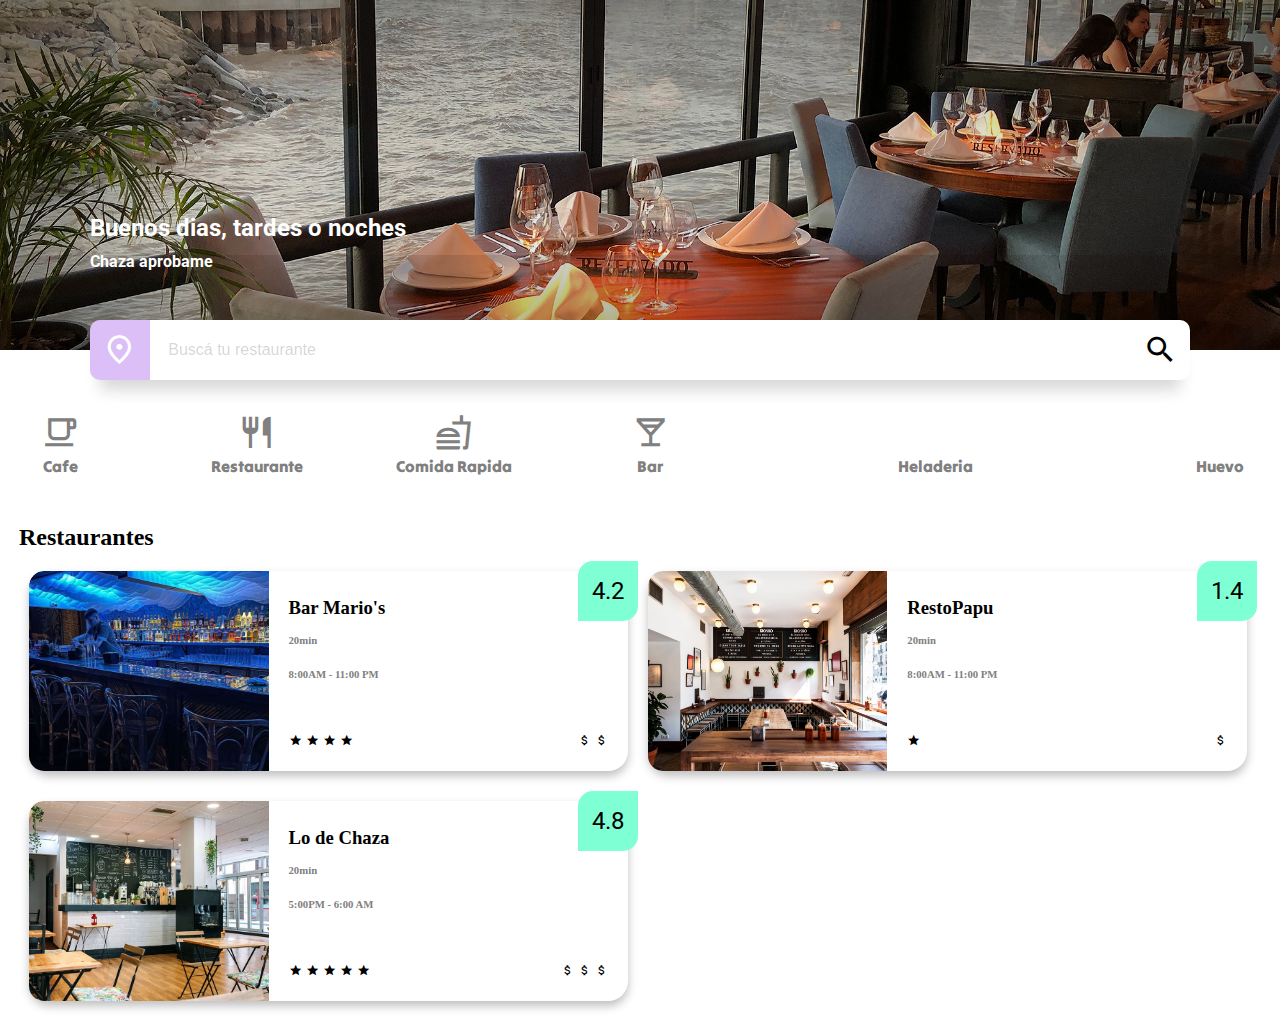
<file: tp/restaurante/index.html>
<!DOCTYPE html>
<html lang="en">
<head>
    <meta charset="UTF-8">
    <meta http-equiv="X-UA-Compatible" content="IE=edge">
    <meta name="viewport" content="width=device-width, initial-scale=1.0">
    <link href="https://fonts.googleapis.com/icon?family=Material+Icons+Outlined" rel="stylesheet">
    <link rel="stylesheet" href="https://fonts.googleapis.com/css2?family=Material+Symbols+Outlined">
    <link rel="stylesheet" type="text/css" href="css/index.css">
    <link rel="stylesheet" type="text/css" href="css/mediaq.css">
    <title>Restaurante</title>
</head>
<body>
    
    <section class="portada">
        <div class="welcome roboto">
            <h2>Buenos dias, tardes o noches</h2>
            <h4>Chaza aprobame</h4>
        </div>

        <div class="search">
            <div class="icon__search material-icons-outlined">place</div>
            <input type="search" placeholder="Buscá tu restaurante">
            <input type="submit" class="material-icons-outlined" value="search">
        </div>

    </section>

    <nav class="categorias tilt">
        <ul>
            <li><span class="material-icons-outlined med">local_cafe</span>Cafe</li>
            <li><span class="material-icons-outlined med">restaurant</span>Restaurante</li>
            <li><span class="material-icons-outlined med">fastfood</span>Comida Rapida</li>
            <li><span class="material-icons-outlined med">local_bar</span>Bar</li>
            <li><span class="material-icons-outlined med">icecream</span>Heladeria</li>
            <li><span class="material-icons-outlined med">egg</span>Huevo</li>
        </ul>
    </nav>

    <section class="productos">
        <h2>Restaurantes </h2>
        <div class="list__rest">
            <div class="rest">
                <div class="rest__img">
                    <img src="img/bar.jpg" alt="" >
                </div>
                <div class="rest__data">
                    <div class="rate roboto">
                        4.2
                    </div>
                    <div class="rest__texts">
                        <h3>Bar Mario's</h3>
                        <h6 class="gristx">20min</h6>
                        <h6 class="gristx">8:00AM - 11:00 PM</h6>
                    </div>
                    <div class="rest__val">
                        <div class="rest__rate">
                            <i class="material-icons-outlined">star</i>
                            <i class="material-icons-outlined">star</i>
                            <i class="material-icons-outlined">star</i>
                            <i class="material-icons-outlined">star</i>

                        </div>
                        
                        <div class="rest__price">
                            <i class="material-icons-outlined">attach_money</i>
                            <i class="material-icons-outlined">attach_money</i>
                        </div>
                    </div>
                </div>
            </div>

            <div class="rest">
                <div class="rest__img">
                    <img src="img/amborgesa.jpg" alt="">
                </div>
                <div class="rest__data">
                    <div class="rate roboto">
                        1.4
                    </div>
                    <div class="rest__texts">
                        <h3>RestoPapu</h3>
                        <h6 class="gristx">20min</h6>
                        <h6 class="gristx">8:00AM - 11:00 PM</h6>
                    </div>
                    <div class="rest__val">
                        <div class="rest__rate">
                            <i class="material-icons-outlined">star</i>
                            

                        </div>

                        
                        <div class="rest__price">
                            
                            <i class="material-icons-outlined">attach_money</i>
                        </div>
                    </div>
                </div>
            </div>

            
            <div class="rest">
                
                <div class="rest__img">
                    <a href="https://joz37.github.io/ejer1/tp/restaurante/resto.html">
                    <img src="img/cafe.jpg" alt="">
                    </a>
                </div>
                <div class="rest__data">
                    
                    <div class="rate roboto">
                        <a href="https://joz37.github.io/ejer1/tp/restaurante/resto.html">
                        4.8
                        </a>
                    </div>
                    
                    <div class="rest__texts">
                        <a href="https://joz37.github.io/ejer1/tp/restaurante/resto.html">
                        <h3>Lo de Chaza</h3>
                        <h6 class="gristx">20min</h6>
                        <h6 class="gristx">5:00PM - 6:00 AM</h6>
                        </a>
                    </div>

                    <div class="rest__val">
                        <div class="rest__rate">
                            <i class="material-icons-outlined">star</i>
                            <i class="material-icons-outlined">star</i>
                            <i class="material-icons-outlined">star</i>
                            <i class="material-icons-outlined">star</i>
                            <i class="material-icons-outlined">star</i>
                        </div>

                        
                        <div class="rest__price">
                            <i class="material-icons-outlined">attach_money</i>
                            <i class="material-icons-outlined">attach_money</i>
                            <i class="material-icons-outlined">attach_money</i>

                        </div>
                    </div>
                    
                </div>
                
            </div>
        </a>
        </div>
    </section>



</body>
</html>
</file>
<file: tp/restaurante/css/index.css>
@import url('https://fonts.googleapis.com/css2?family=Roboto:wght@400;700;100&family=Tilt+Warp&display=swap');
@import url('https://fonts.googleapis.com/css2?family=Tilt+Warp&display=swap');

*{
    margin: 0;
    padding: 0;
    box-sizing: border-box;
    transition: all 0.3 ease-in-out;
}


/*CONTENEDOR SCROLLBAR*/
::-webkit-scrollbar {
    height: 8px; /* scroll horizontal */
    width: 8px; /* scroll vertical */
    border-radius: 5px;
}

/* FONDO BARRA SCROLL*/
::-webkit-scrollbar-track {
    background: #f1f1f1;

}

/* SELECTOR */
::-webkit-scrollbar-thumb {
    background: rgba(164, 102, 236, 0.414);;
    border-radius: 5px;
}

/* SELECTOR hover */
::-webkit-scrollbar-thumb:hover {
    background: rgba(164, 102, 236, 0.693);;
}

/* ----- sizes ------ */

.med{
    font-size: 28pt!important;
}

.low{
    font-size: 14px;}


/* -----color------ */

.gristx{
    color: gray;
}


/* display */

.dflex{
    display: flex;
}

.centrar_h{
    justify-content: center;
}

.centrar_y{
    align-items: center;
}
.posrel{
    position: relative;
}
.posab{
    position: absolute;
}

.p20{
    padding: 20px;
}

.fdcol{
    flex-direction: column;
}
.g20{
    gap: 20px;
}
/*--------Tipografias------*/
.tilt{
	font-family: 'Tilt Warp', cursive;
}

.roboto{
	font-family: 'Roboto', sans-serif;
}

.fw100{
	font-weight: 100;
}
.fw700{
	font-weight: 700;
}


.portada{
    position: relative;
    height: 350px;
    background-color: blueviolet;
    background-image: url(../img/rest.jpg);
    background-repeat: no-repeat;
    background-size: cover;
    background-position: center;
    color: white;
    padding: 7%;
    box-shadow: inset 0 0 304px black;
}

.welcome{
    position: absolute;
    bottom: 70px;
    line-height: 26pt;
}

.search{
    position: absolute;
    bottom: -30px;
    height: 60px;
    width: 86%;
    margin: auto;
    background-color: rgb(255, 255, 255);
    display: flex;
    justify-content: space-between;
    align-items: center;
    box-shadow: 0 20px 15px -10px rgba(0, 0, 0, 0.158);
    border-radius:10px;
    overflow: hidden;
}

.search .icon__search{
    height: 100%;
    width: 60px;
    background-color: rgba(137, 43, 226, 0.301);
    text-align: center;
    line-height: 60px;
    font-size: 26pt!important;
}

.search input[type="search"]{
    height: 100%;
    width: calc(100% - 120px);
    border: 0;
    font-size: 12pt;
    padding: 14pt;
    color: rgb(0, 0, 0);
}
    .search input[type="search"]:focus{
        outline: 0;
        
    }

    .search input[type="search"]::placeholder{
        border: 0;
        color: rgba(0, 0, 0, 0.178);
        
    }

    .search input[type="submit"]{
        height: 60px;
        width: 60px;
        background-color: transparent;
        border: 0;
        font-size: 26pt!important;
    }
    
    .search input[type="submit"]:active{
        box-shadow: inset 0 0 15px rgba(0,0,0,0.164);
        font-size: 22pt !important;
    }

.categorias, .cate{
    margin-top: 35px;
    height: 120px;
    display: flex;
    align-items: center;
}

.cate{
    font-size: 11pt;
}

.categorias ul, .cate ul{
    width: 100%;
    height: 100%;
    display: flex;
    align-items: center;
    justify-content: space-between;
    list-style: none;
    gap: 10px;
    overflow-x: scroll;
}

.cate ul{
    overflow-x: hidden;
    justify-content: space-evenly;
}

.categorias ul li,.cate ul li{
    display: flex;
    flex-direction: column;
    text-align: center;
    color: gray;
    flex: 0 0 120px;
    gap: 5px;
    
}

.categorias ul li:hover, .cate ul li:hover{
    transform: scale(1.2);
    transition: 0.5s;
    color: black;
    
}

a{
    color:black;
    text-decoration: none;
}

.productos{
    /* background-color: aquamarine; */
    padding: 19px;
}

.list__rest{
    display: flex;
    padding: 10px;
    /* flex-direction: column; */
    gap: 20px;
    flex-wrap: wrap;
}


.rest{
    display: flex;
    flex: 0 0 49%;
    margin-top: 10px; 
    height:200px;
    /* background-color: wheat; */
    border-radius: 20px;
    width: 100%;
    box-shadow: 0px 5px 10px rgba(0, 0, 0, 0.253);
    
}

.rest:hover{
    transform: scale(1.03);
    transition: 0.5s;
    box-shadow: 0px 0px 20px #351110cb;

}

.rest .rest__img{

    height: 200px;
    width: 40%;
    overflow: hidden;
    /* background-image: url(../img/rest.jpg); */
    background-repeat: no-repeat;
    background-size: cover;
    background-position: center;
    border-end-start-radius: 15px;
    border-start-start-radius: 15px;
}

.rest img{
    object-fit: cover;
    /* height: 100%;
    width: 100%; */
    height: 210px;
    width: 100%;
    border-end-start-radius: 15px;
    border-start-start-radius: 15px;
}

.rest .rest__data{
    position: relative;
    padding: 20px;
    display: flex;
    justify-content: space-between;
    flex-direction: column;
    height: 100%;
    width: 60%;
}

.rest__val{
    display: flex;
    justify-content: space-between;
    
}

.rest__rate .material-icons-outlined, .rest__price .material-icons-outlined{
    font-size: 10pt;
}

.rest .rest__texts{
    line-height: 25pt;
}

.rate{
    background-color: aquamarine;
    position: absolute;
    height: 60px;
    width: 60px;
    text-align: center;
    line-height: 60px;
    font-size: 18pt;
    right: 0;
    top: 0;
    top: -10px;
    right: -10px;
    border-start-start-radius: 15px;
    border-end-end-radius: 15px;
}

.rat{
    background-color: aquamarine;
    position: absolute;
    height: 60px;
    width: 60px;
    text-align: center;
    line-height: 60px;
    font-size: 18pt;
    right: 0;
    top: 320px;
    right: 10px;
    border-start-start-radius: 15px;
    border-end-end-radius: 15px;
}

.name{
    width: 90%;
    height: 100%;
    padding: 20px;
    line-height: 40px;
    
    margin: auto;
}

.info{
    width: 90%;
    height: 100%;
    padding: 20px;    
    margin: auto;
}

footer{
    position: fixed;
    bottom: 0;
    background-color: white;
    width: 100%;
    padding: 10px;
    text-transform: uppercase;
}

footer ul{
    display: flex;
    list-style: none;
    justify-content: space-evenly;
}

footer ul li{
    width: 100%;
    text-align: center;
}

footer ul li:hover{
    border-top: solid 4px aquamarine;
}



footer a{
    color:gray
}



footer a:hover{
    color:black
}

footer .active{
    
    border-top: solid 4px aquamarine;
    color: black;
    font-weight: 700;
    
}


header button{
    left: 20px;
    border: 0;
    background-color: white;
    cursor: pointer;
}

.item__carta{
    /* background-color: aquamarine; */
    height: 140px;
    width: 100%;
    gap: 15px;
    margin-top: 20px;
    border-radius: 15px;
    
}

.img__plato{
    height: 100px;
    width: 100px;
    background-color: blueviolet;
    border-radius: 50%;
}

.img__plato img{
    height: 100px;
    width: 100px;
    border-radius: 50%;
    object-fit: cover;
}

.precio{
    right: -15px;
    bottom: 0;
    padding: 5px;
    background-color: aquamarine;
    border-radius: 50%;
}

.txt__plato{
    gap: 20px;

}

.sombra{
    box-shadow: 0 0 15px -2px rgba(0, 0, 0, 0.301);
    /* box-shadow: ejex ejey blur disantaS_E color*/
}

.mgbot{
    margin-bottom: 50px;
}

header{
    width: 100%;
    height: 40vh;
}
.hw100{
    width: 100%;
    height: 100%;
}
.z0{
    z-index: 0;
}

.z2{
    z-index: 2;
}
.capa__color{
    z-index: 1;
    width: 100%;
    height: 100%;
    
    background-image: linear-gradient(0deg, #ffffff 20%, #ffffff00 46%);

}

.item__carta2{
    height: 45vh;
    width: 100%;
    overflow: hidden;
    

}
.titulo__precio{
    bottom: 15px;
    width: 90%;
    padding: 20px;
    left: 5%;
    display: flex;
    justify-content: space-between;
}

.pre{
    background-color: aquamarine;
    width: 100px;
    height: 40px;
    border-radius: 0 15px;
    text-align: center;
    line-height: 30px;
}

.vh100{
    height: 100vh;
}

.sp{
    justify-content: space-between;
}
main{
   
    height: 100%;
    padding: 50px;
    color: gray;
    display: flex;
    flex-direction: column;
    justify-content: space-between;

}



.btn button{
    
    width: 60px;
    height: 60px;
    border: 0;
    font-size: 30px;
    background-color: aquamarine;
}

.btn input{
    width: 60px;
    height: 60px;
    border: 0;
    font-size: 30px;
    background-color: aquamarine;
}
.btn .enviar{

    width: 60px;
    height: 60px;

    width: 50%;
    background-color: aquamarine;
}

.searchh{
    position: absolute;
    bottom: 30px;
    height: 60px;
    width: 86%;
    margin: auto;
    background-color: rgb(255, 255, 255);
    display: flex;
    justify-content: space-between;
    align-items: center;
    box-shadow: 0 20px 15px -10px rgba(0, 0, 0, 0.158);
    border-radius:10px;
    overflow: hidden;
}



.searchh input[type="search"]{
    height: 100%;
    width: calc(100% - 120px);
    border: 0;
    
    font-size: 12pt;
    padding: 14pt;
    color: rgb(0, 0, 0);
}
    .searchh input[type="search"]:focus{
        outline: 0;
        
    }

    .searchh input[type="search"]::placeholder{
        border: 0;
        color: rgba(0, 0, 0, 0.178);
        
    }

    .searchh input[type="submit"]{
        height: 60px;
        width: 60px;
        background-color: transparent;
        border: 0;
        font-size: 26pt!important;
    }
    
    .searchh input[type="submit"]:active{
        box-shadow: inset 0 0 15px rgba(0,0,0,0.164);
        font-size: 22pt !important;
    }
</file>
<file: tp/restaurante/css/mediaq.css>
/* ---- vergas para el celu ----- */
@media screen and (max-width: 662px) {

    .list__rest{
            flex-direction: column;
    }
}
</file>
